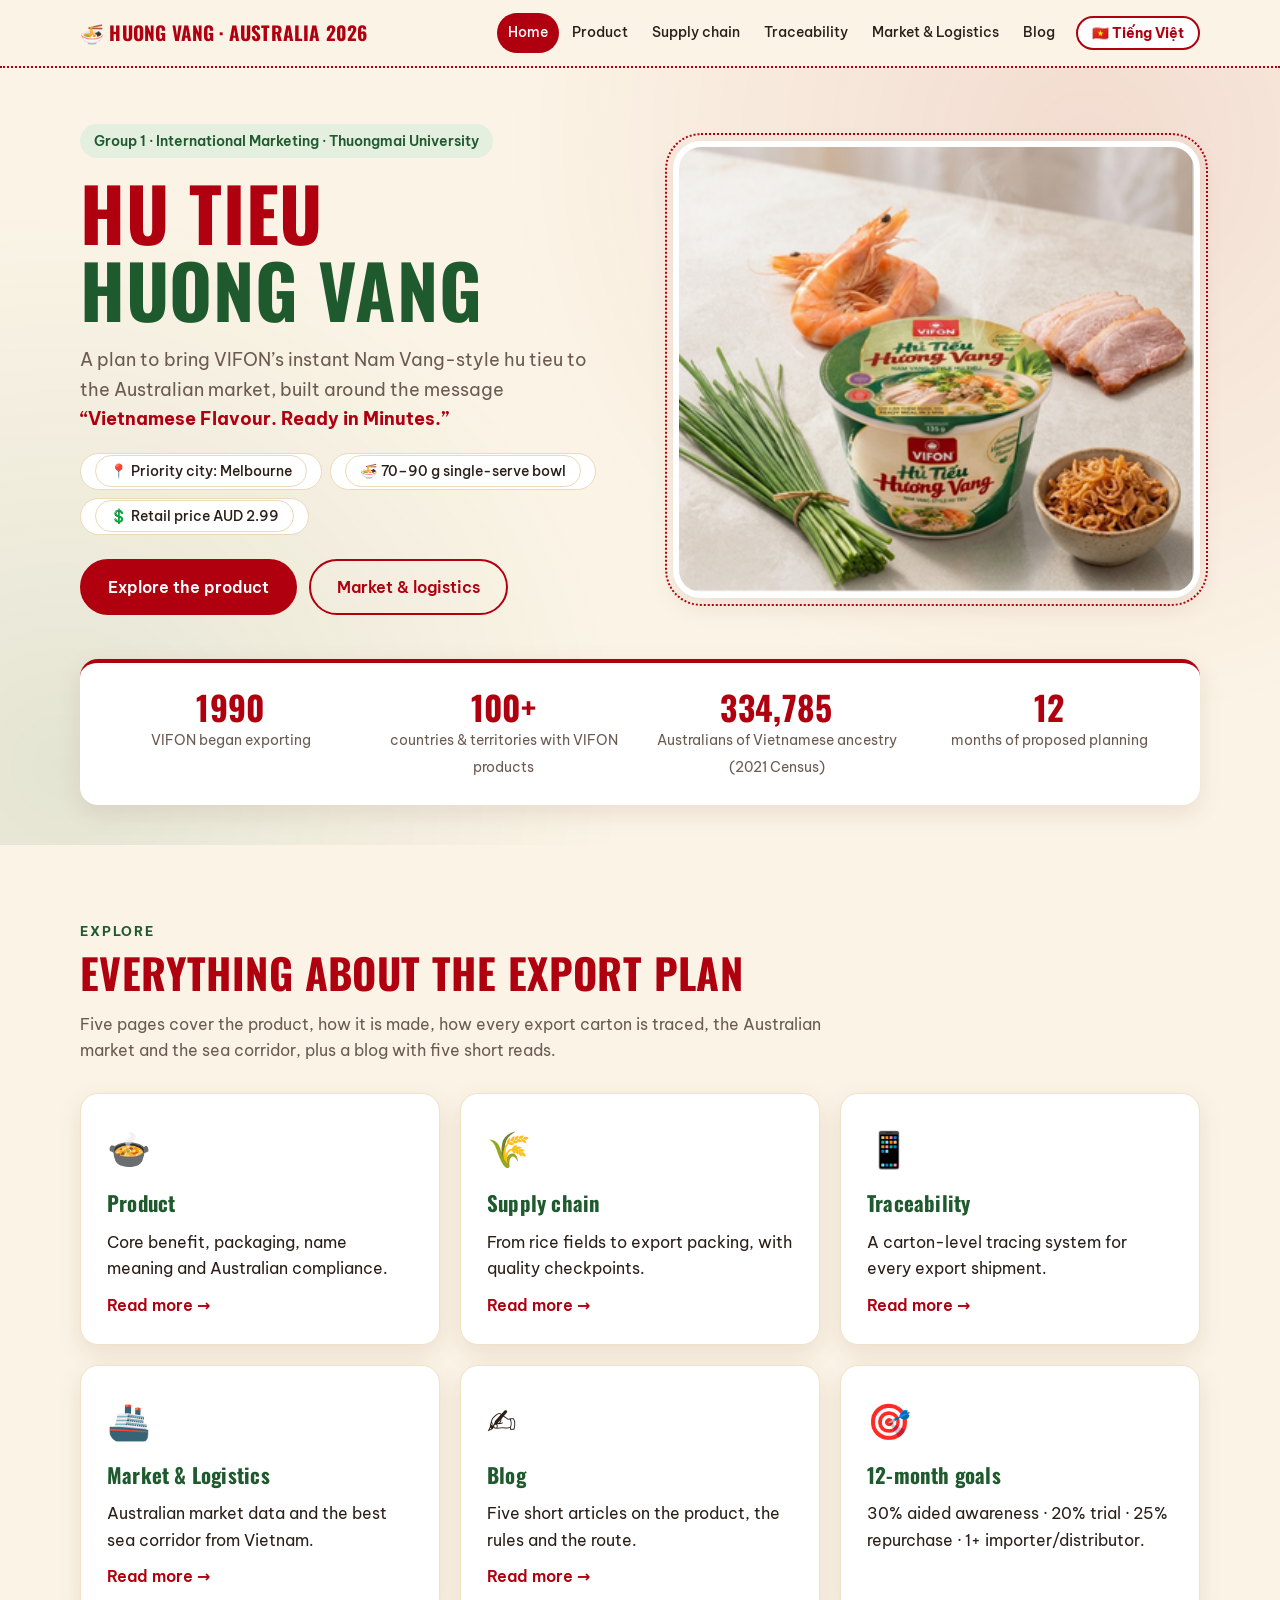
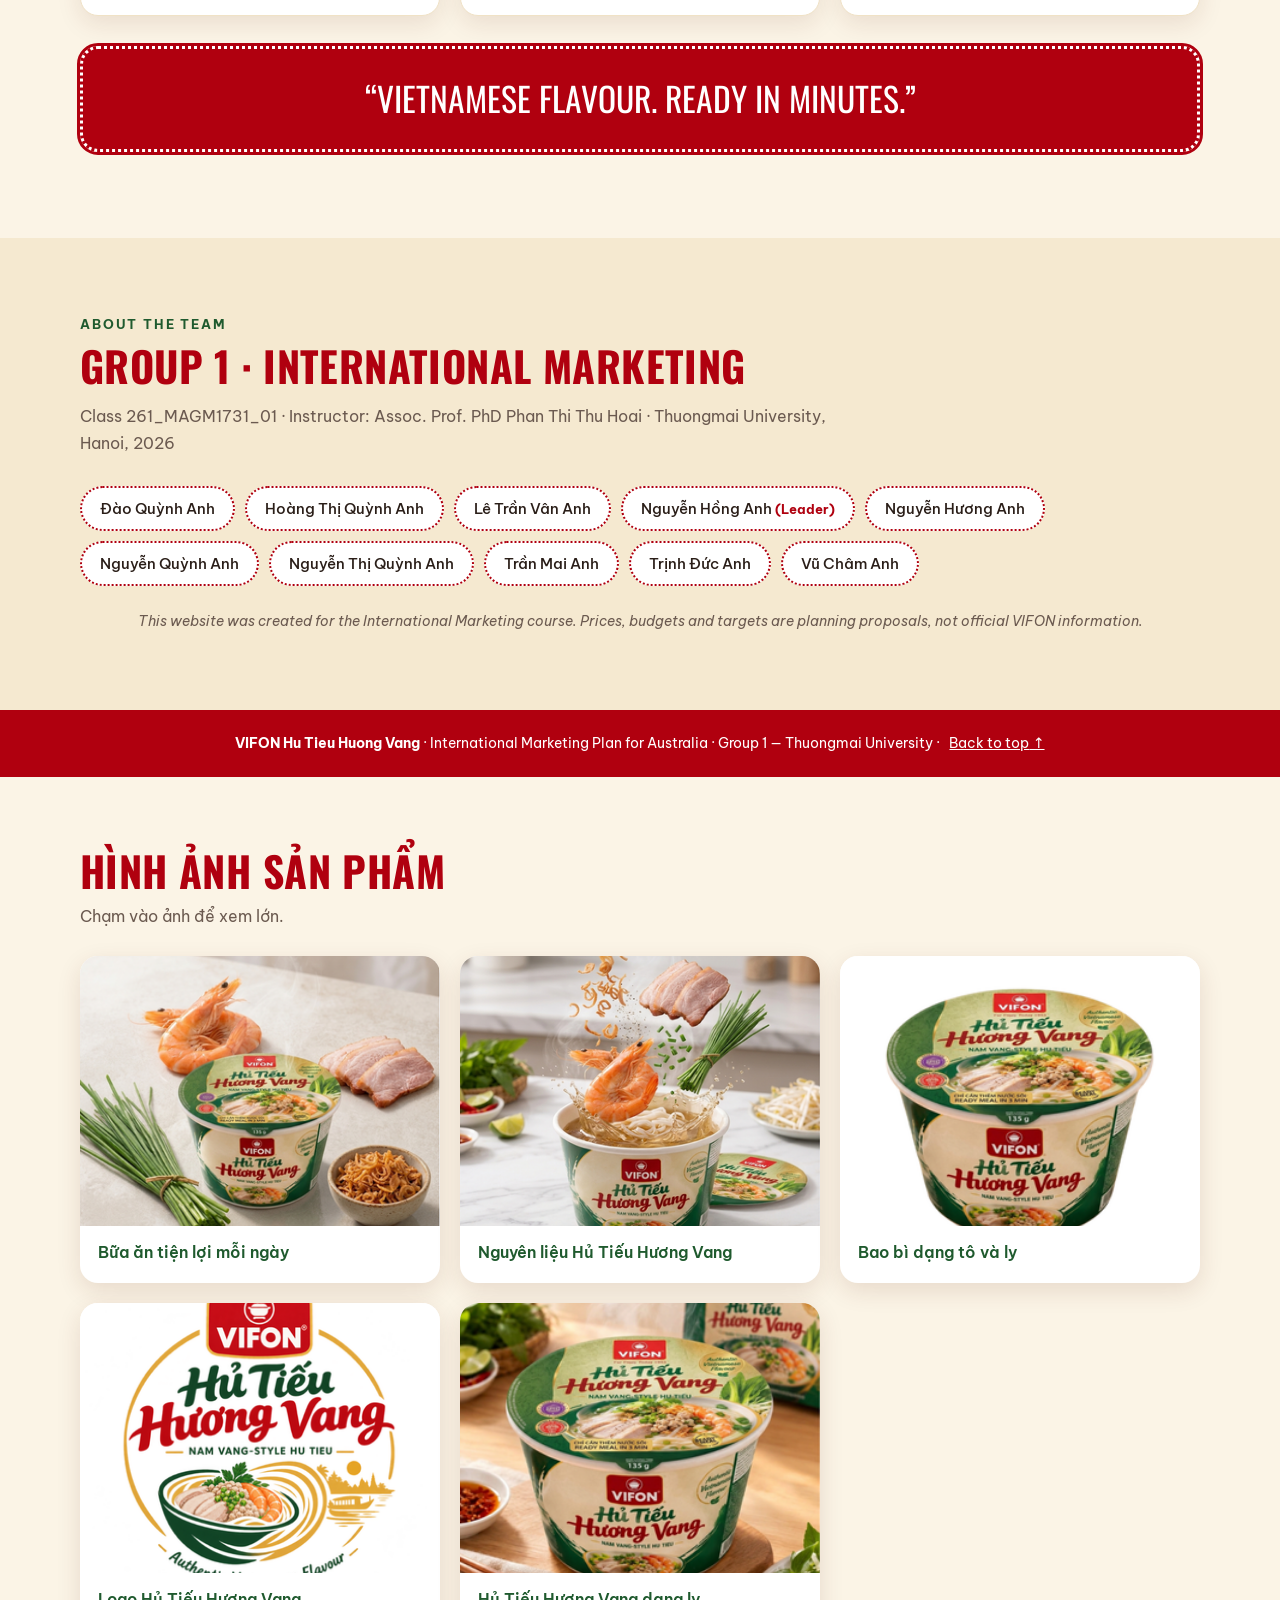
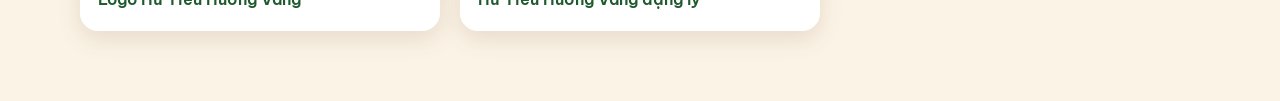
<file: vifon-site/index.html>
<!DOCTYPE html>
<html lang="en" data-lang="en">
<head>
<meta charset="UTF-8">
<meta name="viewport" content="width=device-width, initial-scale=1.0">
<title>VIFON Hu Tieu Huong Vang — International Marketing Plan for Australia</title>
<meta name="description" content="VIFON Hu Tieu Huong Vang international marketing plan for the Australian market — Group 1, Thuongmai University.">
<link rel="icon" href="data:image/svg+xml,<svg xmlns='http://www.w3.org/2000/svg' viewBox='0 0 100 100'><text y='.9em' font-size='90'>🍜</text></svg>">
<link rel="preconnect" href="https://fonts.googleapis.com">
<link rel="preconnect" href="https://fonts.gstatic.com" crossorigin>
<link href="https://fonts.googleapis.com/css2?family=Be+Vietnam+Pro:wght@400;500;600;700&family=Oswald:wght@500;600;700&display=swap" rel="stylesheet">
<link rel="stylesheet" href="css/style.css">
<script>document.documentElement.classList.add("js")</script>
</head>
<body data-title-en="VIFON Hu Tieu Huong Vang — International Marketing Plan for Australia" data-title-vi="VIFON Hủ Tiếu Hương Vang — Kế hoạch Marketing quốc tế cho thị trường Úc">
<header class="nav" id="top">
  <div class="wrap nav-in">
    <a href="index.html" class="brand">🍜 Huong Vang · Australia 2026</a>
    <button class="burger" id="burger" aria-label="Menu">☰</button>
    <nav id="menu"><a href="index.html" class="active"><span class="en">Home</span><span class="vi">Trang chủ</span></a><a href="product.html"><span class="en">Product</span><span class="vi">Sản phẩm</span></a><a href="supply-chain.html"><span class="en">Supply chain</span><span class="vi">Chuỗi cung ứng</span></a><a href="traceability.html"><span class="en">Traceability</span><span class="vi">Truy xuất nguồn gốc</span></a><a href="market-logistics.html"><span class="en">Market & Logistics</span><span class="vi">Thị trường & Logistics</span></a><a href="blog.html"><span class="en">Blog</span><span class="vi">Blog</span></a><button class="lang-btn" type="button">🇻🇳 Tiếng Việt</button></nav>
  </div>
</header>

<section class="hero"><div class="wrap hero-grid">
  <div>
    <p class="eyebrow">Group 1 · International Marketing · Thuongmai University</p>
    <h1>Hu Tieu<br><span>Huong Vang</span></h1>
    <p class="en lead">A plan to bring VIFON’s instant Nam Vang-style hu tieu to the Australian market, built around the message <b>“Vietnamese Flavour. Ready in Minutes.”</b></p><p class="vi lead">Kế hoạch đưa hủ tiếu ăn liền kiểu Nam Vang của VIFON đến thị trường Úc, xoay quanh thông điệp <b>“Vietnamese Flavour. Ready in Minutes.”</b></p>
    <div class="chips">
      <span><span class="en">📍 Priority city: Melbourne</span><span class="vi">📍 Thành phố ưu tiên: Melbourne</span></span>
      <span><span class="en">🍜 70–90 g single-serve bowl</span><span class="vi">🍜 Tô/ly 70–90 g dùng một lần</span></span>
      <span><span class="en">💲 Retail price AUD 2.99</span><span class="vi">💲 Giá bán lẻ AUD 2,99</span></span>
    </div>
    <div class="btns">
      <a class="btn red" href="product.html"><span class="en">Explore the product</span><span class="vi">Khám phá sản phẩm</span></a>
      <a class="btn ghost" href="market-logistics.html"><span class="en">Market & logistics</span><span class="vi">Thị trường & logistics</span></a>
    </div>
  </div>
  <div class="hero-img">
        <img src="../image/anhweb1.png" alt="VIFON Hu Tieu Huong Vang with shrimp, pork and chives">
  </div>
</div>
<div class="wrap"><div class="stats">
  <div class="stat"><b>1990</b><span><span class="en">VIFON began exporting</span><span class="vi">VIFON bắt đầu xuất khẩu</span></span></div>
  <div class="stat"><b>100+</b><span><span class="en">countries & territories with VIFON products</span><span class="vi">quốc gia & vùng lãnh thổ có sản phẩm VIFON</span></span></div>
  <div class="stat"><b>334,785</b><span><span class="en">Australians of Vietnamese ancestry (2021 Census)</span><span class="vi">người Úc gốc Việt (Điều tra dân số 2021)</span></span></div>
  <div class="stat"><b>12</b><span><span class="en">months of proposed planning</span><span class="vi">tháng kế hoạch đề xuất</span></span></div>
</div></div>
</section>

<section class="sec"><div class="wrap">
<p class="kicker"><span class="en">Explore</span><span class="vi">Khám phá</span></p><h2 class="en">Everything about the export plan</h2><h2 class="vi">Toàn bộ kế hoạch xuất khẩu</h2><p class="en sub">Five pages cover the product, how it is made, how every export carton is traced, the Australian market and the sea corridor, plus a blog with five short reads.</p><p class="vi sub">Năm trang trình bày sản phẩm, quy trình sản xuất, cách truy xuất từng kiện hàng xuất khẩu, thị trường Úc cùng hành lang vận chuyển, và blog với năm bài viết ngắn.</p>
<div class="cards three">
  <a class="card" href="product.html"><div class="ico">🍲</div><h3><span class="en">Product</span><span class="vi">Sản phẩm</span></h3><p><span class="en">Core benefit, packaging, name meaning and Australian compliance.</span><span class="vi">Lợi ích cốt lõi, bao bì, ý nghĩa tên gọi và tuân thủ quy định Úc.</span></p><span class="more"><span class="en">Read more →</span><span class="vi">Xem thêm →</span></span></a>
  <a class="card" href="supply-chain.html"><div class="ico">🌾</div><h3><span class="en">Supply chain</span><span class="vi">Chuỗi cung ứng</span></h3><p><span class="en">From rice fields to export packing, with quality checkpoints.</span><span class="vi">Từ vùng trồng lúa đến đóng gói xuất khẩu, kèm các điểm kiểm soát chất lượng.</span></p><span class="more"><span class="en">Read more →</span><span class="vi">Xem thêm →</span></span></a>
  <a class="card" href="traceability.html"><div class="ico">📱</div><h3><span class="en">Traceability</span><span class="vi">Truy xuất nguồn gốc</span></h3><p><span class="en">A carton-level tracing system for every export shipment.</span><span class="vi">Hệ thống truy xuất đến từng kiện hàng cho mỗi lô xuất khẩu.</span></p><span class="more"><span class="en">Read more →</span><span class="vi">Xem thêm →</span></span></a>
  <a class="card" href="market-logistics.html"><div class="ico">🚢</div><h3><span class="en">Market & Logistics</span><span class="vi">Thị trường & Logistics</span></h3><p><span class="en">Australian market data and the best sea corridor from Vietnam.</span><span class="vi">Dữ liệu thị trường Úc và hành lang đường biển tối ưu từ Việt Nam.</span></p><span class="more"><span class="en">Read more →</span><span class="vi">Xem thêm →</span></span></a>
  <a class="card" href="blog.html"><div class="ico">✍️</div><h3>Blog</h3><p><span class="en">Five short articles on the product, the rules and the route.</span><span class="vi">Năm bài viết ngắn về sản phẩm, quy định và lộ trình.</span></p><span class="more"><span class="en">Read more →</span><span class="vi">Xem thêm →</span></span></a>
  <div class="card"><div class="ico">🎯</div><h3><span class="en">12-month goals</span><span class="vi">Mục tiêu 12 tháng</span></h3><p><span class="en">30% aided awareness · 20% trial · 25% repurchase · 1+ importer/distributor.</span><span class="vi">30% nhận biết có gợi ý · 20% dùng thử · 25% mua lại · từ 1 nhà nhập khẩu/phân phối.</span></p></div>
</div>
<div class="slogan">“Vietnamese Flavour. Ready in Minutes.”</div>
</div></section>

<section class="sec alt"><div class="wrap">
<p class="kicker"><span class="en">About the team</span><span class="vi">Về nhóm</span></p><h2 class="en">Group 1 · International Marketing</h2><h2 class="vi">Nhóm 1 · Marketing quốc tế</h2><p class="en sub">Class 261_MAGM1731_01 · Instructor: Assoc. Prof. PhD Phan Thi Thu Hoai · Thuongmai University, Hanoi, 2026</p><p class="vi sub">Lớp 261_MAGM1731_01 · Giảng viên: PGS.TS Phan Thị Thu Hoài · Đại học Thương mại, Hà Nội, 2026</p>
<div class="members">
<span>Đào Quỳnh Anh</span><span>Hoàng Thị Quỳnh Anh</span><span>Lê Trần Vân Anh</span>
<span>Nguyễn Hồng Anh <em>(Leader)</em></span><span>Nguyễn Hương Anh</span><span>Nguyễn Quỳnh Anh</span>
<span>Nguyễn Thị Quỳnh Anh</span><span>Trần Mai Anh</span><span>Trịnh Đức Anh</span><span>Vũ Châm Anh</span>
</div>
<p class="en note center">This website was created for the International Marketing course. Prices, budgets and targets are planning proposals, not official VIFON information.</p><p class="vi note center">Website được tạo cho học phần Marketing quốc tế. Giá, ngân sách và mục tiêu là đề xuất lập kế hoạch, không phải thông tin chính thức của VIFON.</p>
</div></section>

<footer>
  <div class="wrap"><b>VIFON Hu Tieu Huong Vang</b> · <span class="en">International Marketing Plan for Australia</span><span class="vi">Kế hoạch Marketing quốc tế cho thị trường Úc</span> · Group 1 — Thuongmai University · <a href="#top"><span class="en">Back to top</span><span class="vi">Lên đầu trang</span> ↑</a></div>
</footer>
<script src="js/main.js"></script>
<style>
.pho-sec{padding:70px 0;background:#fbf4e6}
.pho-wrap{width:min(1120px,92%);margin:0 auto}
.pho-sec h2{font-size:clamp(1.8rem,4vw,2.6rem);color:#b0000f;text-transform:uppercase;margin:0 0 8px}
.pho-sub{color:#6b5a50;margin:0 0 26px}
.pho-grid{display:grid;grid-template-columns:repeat(3,1fr);gap:20px}
.pho-item{margin:0;background:#fff;border-radius:18px;overflow:hidden;box-shadow:0 8px 24px rgba(90,30,10,.12);cursor:zoom-in;transition:transform .25s}
.pho-item:hover{transform:translateY(-5px)}
.pho-item .pho-img{aspect-ratio:4/3;overflow:hidden;background:#f0e5cf}
.pho-item img{width:100%;height:100%;object-fit:cover;display:block;transition:transform .6s}
.pho-item:hover img{transform:scale(1.06)}
.pho-item figcaption{padding:14px 18px 18px;font-weight:600;color:#1f5a2e;font-size:.98rem}
.pho-box{position:fixed;inset:0;background:rgba(0,0,0,.88);display:none;align-items:center;justify-content:center;z-index:999;padding:20px;cursor:zoom-out}
.pho-box.open{display:flex}
.pho-box img{max-width:100%;max-height:92vh;border-radius:12px}
@media(max-width:900px){.pho-grid{grid-template-columns:1fr 1fr}}
@media(max-width:560px){.pho-grid{grid-template-columns:1fr}}
</style><section class="pho-sec" id="gallery">
  <div class="pho-wrap">
    <h2>Hình ảnh sản phẩm</h2>
    <p class="pho-sub">Chạm vào ảnh để xem lớn.</p>
    <div class="pho-grid" id="pho-grid"></div>
  </div>
</section>
<div class="pho-box" id="pho-box"><img alt=""></div>

<script>
// 1) Tên thư mục chứa ảnh (có dấu / ở cuối). Trang nằm trong vifon-site nên cần ../
const PHOTO_FOLDER = "../image/";

// 2) DANH SÁCH ẢNH: mỗi dòng là một ảnh. Thêm/xóa/sửa dòng tùy ý.
const PHOTOS = [
  { file: "anhweb1.png", caption: "Bữa ăn tiện lợi mỗi ngày" },
  { file: "anhweb2.png", caption: "Nguyên liệu Hủ Tiếu Hương Vang" },
  { file: "anhweb3.png", caption: "Bao bì dạng tô và ly" },
  { file: "anhweb4.png", caption: "Logo Hủ Tiếu Hương Vang" },
  { file: "anhweb5.png", caption: "Hủ Tiếu Hương Vang dạng ly" }
];

// ---- Phần dưới giữ nguyên ----
const grid = document.getElementById("pho-grid");
const box = document.getElementById("pho-box");
PHOTOS.forEach(p => {
  const fig = document.createElement("figure");
  fig.className = "pho-item";
  fig.innerHTML = '<div class="pho-img"><img loading="lazy" src="' + PHOTO_FOLDER + p.file + '" alt="' + p.caption + '"></div><figcaption>' + p.caption + '</figcaption>';
  fig.addEventListener("click", () => { box.querySelector("img").src = PHOTO_FOLDER + p.file; box.classList.add("open"); });
  grid.appendChild(fig);
});
box.addEventListener("click", () => box.classList.remove("open"));
document.addEventListener("keydown", e => { if (e.key === "Escape") box.classList.remove("open"); });
</script>
</body>
</html>
</file>
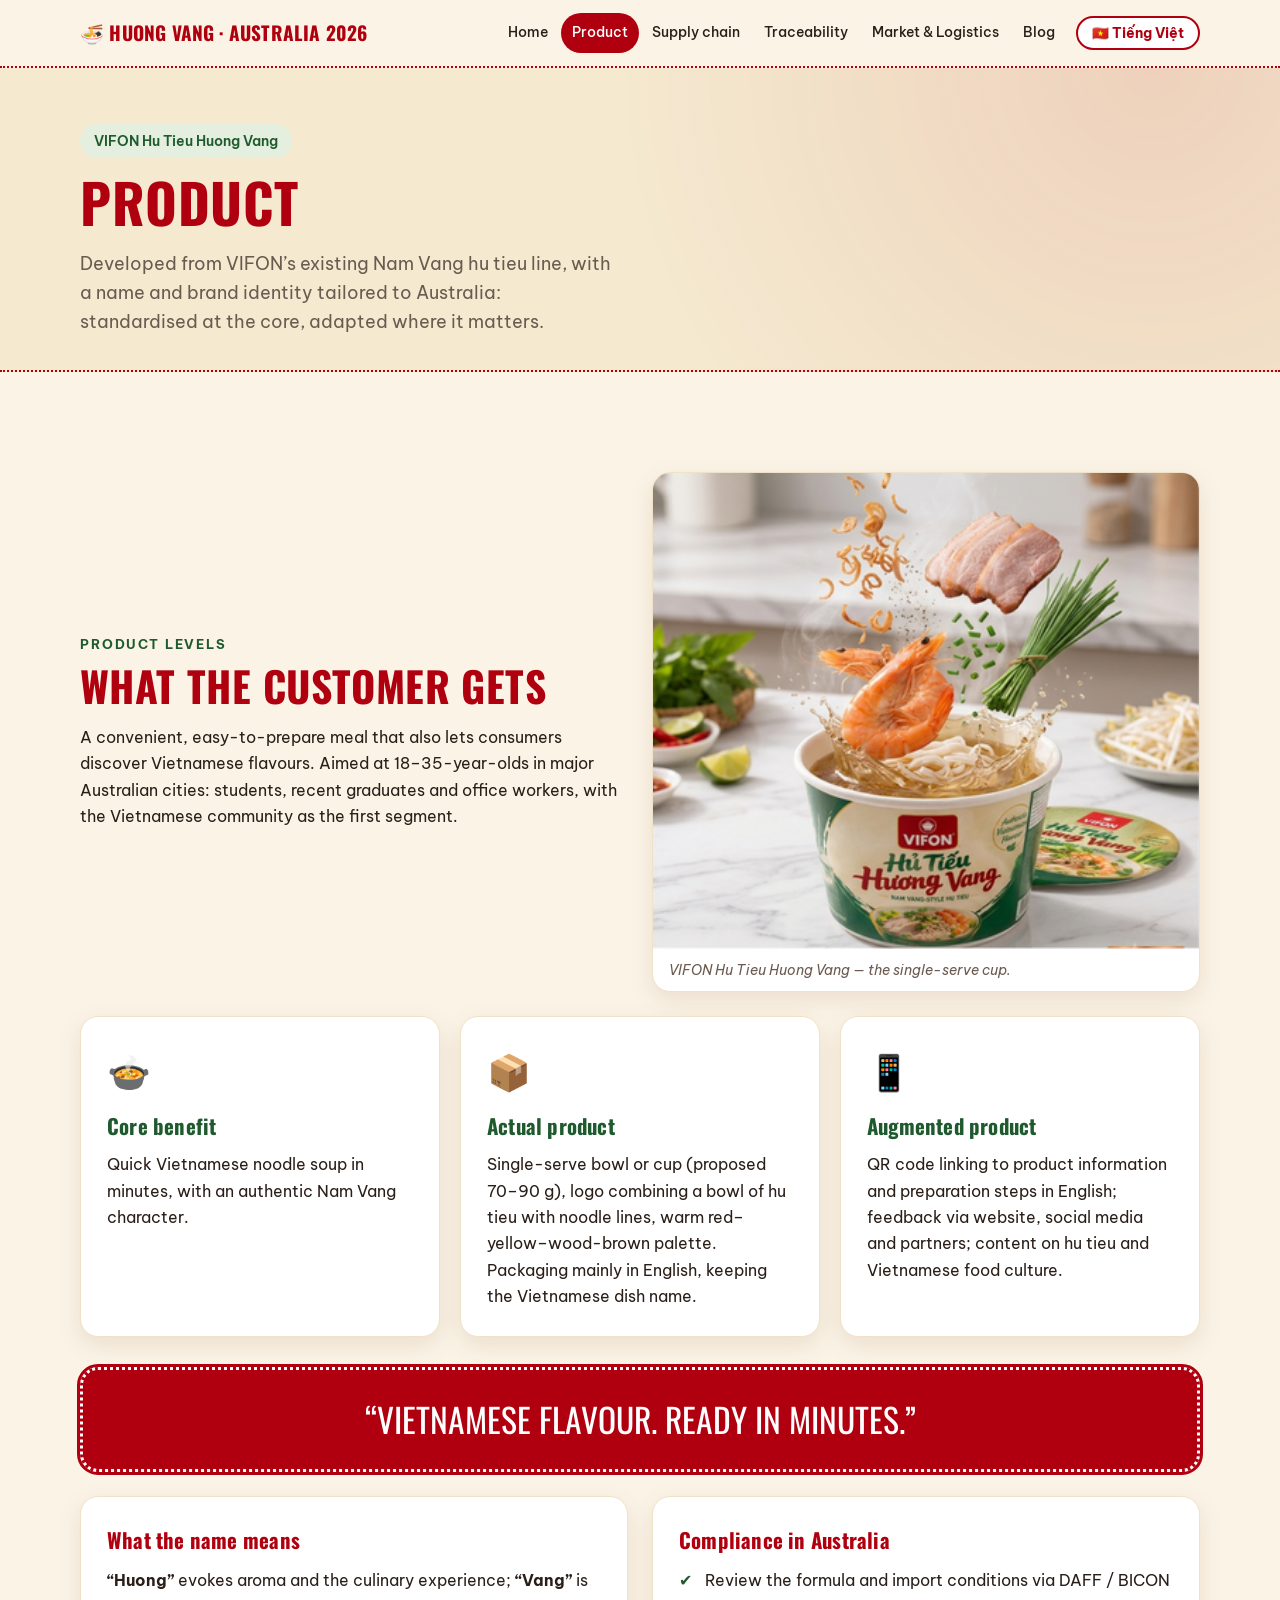
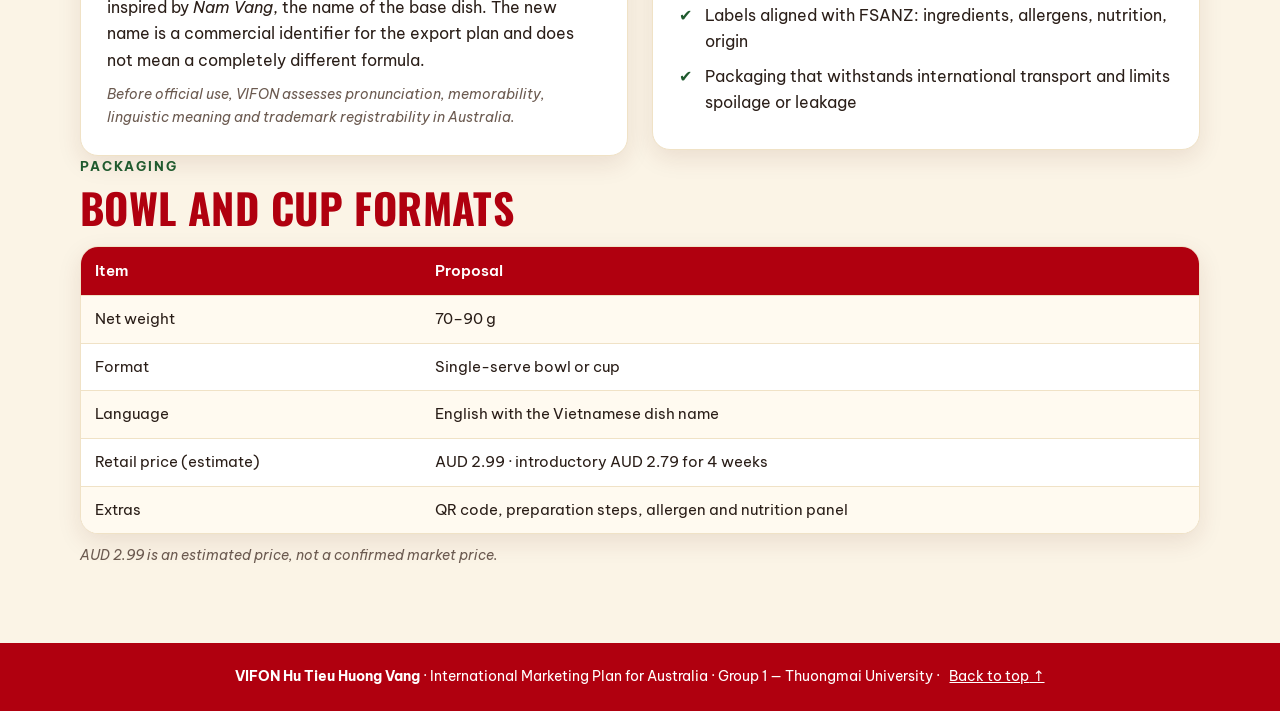
<file: vifon-site/product.html>
<!DOCTYPE html>
<html lang="en" data-lang="en">
<head>
<meta charset="UTF-8">
<meta name="viewport" content="width=device-width, initial-scale=1.0">
<title>Product — VIFON Hu Tieu Huong Vang</title>
<meta name="description" content="Product details of VIFON Hu Tieu Huong Vang for Australia.">
<link rel="icon" href="data:image/svg+xml,<svg xmlns='http://www.w3.org/2000/svg' viewBox='0 0 100 100'><text y='.9em' font-size='90'>🍜</text></svg>">
<link rel="preconnect" href="https://fonts.googleapis.com">
<link rel="preconnect" href="https://fonts.gstatic.com" crossorigin>
<link href="https://fonts.googleapis.com/css2?family=Be+Vietnam+Pro:wght@400;500;600;700&family=Oswald:wght@500;600;700&display=swap" rel="stylesheet">
<link rel="stylesheet" href="css/style.css">
<script>document.documentElement.classList.add("js")</script>
</head>
<body data-title-en="Product — VIFON Hu Tieu Huong Vang" data-title-vi="Sản phẩm — VIFON Hủ Tiếu Hương Vang">
<header class="nav" id="top">
  <div class="wrap nav-in">
    <a href="index.html" class="brand">🍜 Huong Vang · Australia 2026</a>
    <button class="burger" id="burger" aria-label="Menu">☰</button>
    <nav id="menu"><a href="index.html"><span class="en">Home</span><span class="vi">Trang chủ</span></a><a href="product.html" class="active"><span class="en">Product</span><span class="vi">Sản phẩm</span></a><a href="supply-chain.html"><span class="en">Supply chain</span><span class="vi">Chuỗi cung ứng</span></a><a href="traceability.html"><span class="en">Traceability</span><span class="vi">Truy xuất nguồn gốc</span></a><a href="market-logistics.html"><span class="en">Market & Logistics</span><span class="vi">Thị trường & Logistics</span></a><a href="blog.html"><span class="en">Blog</span><span class="vi">Blog</span></a><button class="lang-btn" type="button">🇻🇳 Tiếng Việt</button></nav>
  </div>
</header>
<section class="page-head"><div class="wrap">
<p class="eyebrow"><span class="en">VIFON Hu Tieu Huong Vang</span><span class="vi">VIFON Hủ Tiếu Hương Vang</span></p>
<h1 class="en">Product</h1><h1 class="vi">Sản phẩm</h1>
<p class="en lead">Developed from VIFON’s existing Nam Vang hu tieu line, with a name and brand identity tailored to Australia: standardised at the core, adapted where it matters.</p><p class="vi lead">Phát triển từ dòng hủ tiếu Nam Vang hiện có của VIFON, với tên gọi và nhận diện thương hiệu phù hợp thị trường Úc: chuẩn hóa phần cốt lõi, điều chỉnh ở những điểm cần thiết.</p>
</div></section>
<section class="sec"><div class="wrap">
<div class="two center-y">
  <div>
    <p class="kicker"><span class="en">Product levels</span><span class="vi">Ba cấp độ sản phẩm</span></p><h2 class="en">What the customer gets</h2><h2 class="vi">Khách hàng nhận được gì</h2>
    <p class="en">A convenient, easy-to-prepare meal that also lets consumers discover Vietnamese flavours. Aimed at 18–35-year-olds in major Australian cities: students, recent graduates and office workers, with the Vietnamese community as the first segment.</p><p class="vi">Một bữa ăn tiện lợi, dễ chế biến và giúp người tiêu dùng khám phá hương vị Việt. Hướng đến người 18–35 tuổi ở các thành phố lớn của Úc: sinh viên, sinh viên mới ra trường, nhân viên văn phòng, với cộng đồng người Việt là phân khúc đầu tiên.</p>
  </div>
    <figure class="figure"><img src="../image/anhweb2.png" alt="VIFON Hu Tieu Huong Vang cup with shrimp, pork and herbs falling into the broth" loading="lazy"><figcaption><span class="en">VIFON Hu Tieu Huong Vang — the single-serve cup.</span><span class="vi">VIFON Hủ Tiếu Hương Vang — sản phẩm dạng ly dùng một lần.</span></figcaption></figure>
</div>
<div class="cards three">
  <article class="card"><div class="ico">🍲</div><h3><span class="en">Core benefit</span><span class="vi">Lợi ích cốt lõi</span></h3><p><span class="en">Quick Vietnamese noodle soup in minutes, with an authentic Nam Vang character.</span><span class="vi">Món hủ tiếu Việt ăn nhanh trong vài phút, giữ nét Nam Vang đặc trưng.</span></p></article>
  <article class="card"><div class="ico">📦</div><h3><span class="en">Actual product</span><span class="vi">Sản phẩm hiện hữu</span></h3><p><span class="en">Single-serve bowl or cup (proposed 70–90 g), logo combining a bowl of hu tieu with noodle lines, warm red–yellow–wood-brown palette. Packaging mainly in English, keeping the Vietnamese dish name.</span><span class="vi">Tô hoặc ly dùng một lần (đề xuất 70–90 g), logo kết hợp tô hủ tiếu với các sợi mì, bảng màu đỏ–vàng–nâu gỗ ấm áp. Bao bì chủ yếu tiếng Anh, giữ tên món Việt.</span></p></article>
  <article class="card"><div class="ico">📱</div><h3><span class="en">Augmented product</span><span class="vi">Sản phẩm bổ sung</span></h3><p><span class="en">QR code linking to product information and preparation steps in English; feedback via website, social media and partners; content on hu tieu and Vietnamese food culture.</span><span class="vi">Mã QR dẫn tới thông tin sản phẩm và các bước chế biến bằng tiếng Anh; kênh phản hồi qua website, mạng xã hội và đối tác; nội dung giới thiệu hủ tiếu và văn hóa ẩm thực Việt.</span></p></article>
</div>
<div class="slogan">“Vietnamese Flavour. Ready in Minutes.”</div>

<div class="two">
  <div class="panel"><h3><span class="en">What the name means</span><span class="vi">Ý nghĩa tên gọi</span></h3>
    <p class="en"><b>“Huong”</b> evokes aroma and the culinary experience; <b>“Vang”</b> is inspired by <i>Nam Vang</i>, the name of the base dish. The new name is a commercial identifier for the export plan and does not mean a completely different formula.</p><p class="vi"><b>“Hương”</b> gợi mùi thơm và trải nghiệm ẩm thực; <b>“Vang”</b> lấy cảm hứng từ <i>Nam Vang</i>, tên món gốc. Tên mới là định danh thương mại cho kế hoạch xuất khẩu, không có nghĩa là công thức hoàn toàn khác.</p>
    <p class="en note">Before official use, VIFON assesses pronunciation, memorability, linguistic meaning and trademark registrability in Australia.</p><p class="vi note">Trước khi dùng chính thức, VIFON đánh giá khả năng phát âm, ghi nhớ, ý nghĩa ngôn ngữ và khả năng đăng ký nhãn hiệu tại Úc.</p>
  </div>
  <div class="panel"><h3><span class="en">Compliance in Australia</span><span class="vi">Tuân thủ quy định tại Úc</span></h3>
    <ul class="tick"><li><span class="en">Review the formula and import conditions via DAFF / BICON</span><span class="vi">Rà soát công thức và điều kiện nhập khẩu qua DAFF / BICON</span></li><li><span class="en">Labels aligned with FSANZ: ingredients, allergens, nutrition, origin</span><span class="vi">Nhãn phù hợp FSANZ: thành phần, chất gây dị ứng, dinh dưỡng, xuất xứ</span></li><li><span class="en">Packaging that withstands international transport and limits spoilage or leakage</span><span class="vi">Bao bì chịu được vận chuyển quốc tế, hạn chế hư hỏng hoặc rò rỉ</span></li></ul>
  </div>
</div>

<p class="kicker"><span class="en">Packaging</span><span class="vi">Bao bì</span></p><h2 class="en">Bowl and cup formats</h2><h2 class="vi">Hai định dạng tô và ly</h2>
<div class="table-wrap"><table>
<tr><th><span class="en">Item</span><span class="vi">Hạng mục</span></th><th><span class="en">Proposal</span><span class="vi">Đề xuất</span></th></tr>
<tr><td><span class="en">Net weight</span><span class="vi">Khối lượng tịnh</span></td><td>70–90 g</td></tr>
<tr><td><span class="en">Format</span><span class="vi">Định dạng</span></td><td><span class="en">Single-serve bowl or cup</span><span class="vi">Tô hoặc ly dùng một lần</span></td></tr>
<tr><td><span class="en">Language</span><span class="vi">Ngôn ngữ</span></td><td><span class="en">English with the Vietnamese dish name</span><span class="vi">Tiếng Anh kèm tên món bằng tiếng Việt</span></td></tr>
<tr><td><span class="en">Retail price (estimate)</span><span class="vi">Giá bán lẻ (ước tính)</span></td><td>AUD 2.99 · <span class="en">introductory AUD 2.79 for 4 weeks</span><span class="vi">giá giới thiệu AUD 2,79 trong 4 tuần</span></td></tr>
<tr><td><span class="en">Extras</span><span class="vi">Bổ sung</span></td><td><span class="en">QR code, preparation steps, allergen and nutrition panel</span><span class="vi">Mã QR, hướng dẫn chế biến, bảng dị ứng và dinh dưỡng</span></td></tr>
</table></div>
<p class="en note">AUD 2.99 is an estimated price, not a confirmed market price.</p><p class="vi note">AUD 2,99 là giá ước tính, chưa phải giá thị trường đã xác nhận.</p>
</div></section>

<footer>
  <div class="wrap"><b>VIFON Hu Tieu Huong Vang</b> · <span class="en">International Marketing Plan for Australia</span><span class="vi">Kế hoạch Marketing quốc tế cho thị trường Úc</span> · Group 1 — Thuongmai University · <a href="#top"><span class="en">Back to top</span><span class="vi">Lên đầu trang</span> ↑</a></div>
</footer>
<script src="js/main.js"></script>
</body>
</html>
</file>
<file: vifon-site/css/style.css>
:root{
  --cream:#fbf4e6; --cream2:#f5e9d0; --red:#b0000f; --red-d:#8a000c;
  --green:#1f5a2e; --green-l:#e4efdf; --ink:#2a1e18; --muted:#6b5a50; --white:#fff;
  --r:18px; --shadow:0 8px 24px rgba(90,30,10,.10);
}
*{box-sizing:border-box;margin:0;padding:0}
html{scroll-behavior:smooth;scroll-padding-top:76px}
body{font-family:'Be Vietnam Pro',system-ui,Arial,sans-serif;background:var(--cream);color:var(--ink);line-height:1.65;font-size:16px}
img{max-width:100%;display:block}
a{color:inherit;text-decoration:none}
.wrap{width:min(1120px,92%);margin-inline:auto}
h1,h2,h3,.brand,.stat b,.pct{font-family:'Oswald','Be Vietnam Pro',sans-serif;letter-spacing:.01em}

/* ===== LANGUAGE SWITCH =====
   Mỗi đoạn có 2 phiên bản: class="en" và class="vi". JS đặt data-lang trên <html>. */
html[data-lang="en"] .vi{display:none !important}
html[data-lang="vi"] .en{display:none !important}

/* NAV */
.nav{position:sticky;top:0;z-index:50;background:rgba(251,244,230,.95);backdrop-filter:blur(8px);border-bottom:2px dotted var(--red)}
.nav-in{display:flex;align-items:center;justify-content:space-between;height:66px;gap:12px}
.brand{font-size:1.2rem;font-weight:700;color:var(--red);text-transform:uppercase;white-space:nowrap}
nav{display:flex;gap:2px;align-items:center}
nav a{white-space:nowrap;padding:8px 11px;border-radius:999px;font-size:.9rem;font-weight:500;transition:.2s}
nav a:hover{background:var(--cream2)}
nav a.active{background:var(--red);color:#fff}
.lang-btn{margin-left:8px;border:2px solid var(--red);background:#fff;color:var(--red);font-weight:700;font-family:inherit;font-size:.85rem;border-radius:999px;padding:6px 14px;cursor:pointer;transition:.2s}
.lang-btn:hover{background:var(--red);color:#fff}
.burger{display:none;background:none;border:2px solid var(--red);color:var(--red);font-size:1.3rem;border-radius:10px;padding:2px 10px;cursor:pointer}

/* HERO */
.hero{padding:56px 0 40px;background:
  radial-gradient(circle at 85% 10%,rgba(176,0,15,.10),transparent 45%),
  radial-gradient(circle at 5% 90%,rgba(31,90,46,.10),transparent 40%),var(--cream)}
.hero-grid{display:grid;grid-template-columns:1.05fr 1fr;gap:40px;align-items:center}
.eyebrow{display:inline-block;background:var(--green-l);color:var(--green);font-weight:600;font-size:.85rem;padding:6px 14px;border-radius:999px;margin-bottom:16px}
h1{font-size:clamp(2.4rem,6.5vw,4.6rem);line-height:1.04;color:var(--red);text-transform:uppercase}
h1 span{color:var(--green)}
.lead{font-size:1.1rem;color:var(--muted);margin:18px 0 20px;max-width:540px}
.lead b{color:var(--red)}
.chips{display:flex;flex-wrap:wrap;gap:8px;margin-bottom:24px}
.chips span{background:#fff;border:1px solid #ecd9b8;padding:6px 14px;border-radius:999px;font-size:.88rem;font-weight:500}
.btns{display:flex;gap:12px;flex-wrap:wrap}
.btn{display:inline-block;padding:13px 26px;border-radius:999px;font-weight:600;transition:.2s;border:2px solid var(--red)}
.btn.red{background:var(--red);color:#fff}.btn.red:hover{background:var(--red-d);transform:translateY(-2px)}
.btn.ghost{color:var(--red)}.btn.ghost:hover{background:var(--red);color:#fff}
.hero-img{border-radius:28px;overflow:hidden;box-shadow:var(--shadow);border:6px solid #fff;outline:2px dotted var(--red);outline-offset:6px;background:#fff}
.hero-img img{width:100%;height:auto}

/* PAGE HEADER (trang con) */
.page-head{padding:56px 0 34px;background:
  radial-gradient(circle at 90% 0,rgba(176,0,15,.10),transparent 45%),var(--cream2);border-bottom:2px dotted var(--red)}
.page-head h1{font-size:clamp(2rem,5vw,3.4rem)}
.page-head .lead{margin-bottom:0}

.stats{display:grid;grid-template-columns:repeat(4,1fr);gap:16px;margin-top:44px;background:#fff;border-radius:var(--r);padding:22px;box-shadow:var(--shadow);border-top:4px solid var(--red)}
.stat{text-align:center;padding:4px 8px}
.stat b{display:block;font-size:2.1rem;color:var(--red);line-height:1.1}
.stat span{font-size:.85rem;color:var(--muted)}

/* SECTIONS */
.sec{padding:76px 0}
.sec.alt{background:var(--cream2)}
.kicker{color:var(--green);font-weight:700;text-transform:uppercase;font-size:.82rem;letter-spacing:.14em;margin-bottom:6px}
h2{font-size:clamp(1.8rem,4vw,2.6rem);color:var(--red);text-transform:uppercase;line-height:1.15;margin-bottom:14px}
.sub{max-width:760px;color:var(--muted);margin-bottom:30px}
.subh{font-size:1.45rem;color:var(--green);margin:10px 0 18px}
h4{font-size:1.02rem;margin:18px 0 8px}
.note{font-size:.88rem;color:var(--muted);font-style:italic;margin-top:10px}
.note.center{text-align:center;margin-top:24px}
p+p{margin-top:12px}

.two{display:grid;grid-template-columns:1fr 1fr;gap:24px;margin-top:24px;align-items:start}
.two.center-y{align-items:center}
.panel{background:#fff;border-radius:var(--r);padding:26px;box-shadow:var(--shadow);border:1px solid #f0e2c6}
.panel h3{font-size:1.3rem;color:var(--red);margin-bottom:10px}
.panel h4{margin-top:0}

.figure{background:#fff;border-radius:var(--r);overflow:hidden;box-shadow:var(--shadow);border:1px solid #f0e2c6}
.figure img{width:100%;height:auto;background:var(--cream)}
.figure figcaption{padding:10px 16px;font-size:.85rem;color:var(--muted);font-style:italic}

.cards{display:grid;gap:20px;margin:24px 0}
.cards.three{grid-template-columns:repeat(3,1fr)}
.cards.four{grid-template-columns:repeat(4,1fr)}
.cards.two-c{grid-template-columns:repeat(2,1fr)}
.card{background:#fff;border-radius:var(--r);padding:26px;box-shadow:var(--shadow);border:1px solid #f0e2c6;transition:.25s}
.card:hover{transform:translateY(-5px);border-color:var(--red)}
.card .ico{font-size:2.2rem;margin-bottom:8px}
.card h3{font-size:1.3rem;color:var(--green);margin-bottom:8px}
.card.mini{text-align:center;padding:22px 16px}
.card.mini b{display:block;font-family:'Oswald',sans-serif;font-size:1.6rem;color:var(--red);line-height:1.15;margin-bottom:6px}
.card.mini span{font-size:.88rem;color:var(--muted);display:block}
a.card{display:block}
a.card .more{display:inline-block;margin-top:10px;color:var(--red);font-weight:600}

ul.tick{list-style:none}
ul.tick li{position:relative;padding-left:26px;margin:8px 0}
ul.tick li::before{content:'✔';position:absolute;left:0;color:var(--green);font-weight:700}

.slogan{margin:30px 0 10px;text-align:center;font-family:'Oswald',sans-serif;font-size:clamp(1.3rem,3.5vw,2.1rem);color:#fff;background:var(--red);padding:22px;border-radius:var(--r);border:3px dotted #fff;outline:3px solid var(--red);text-transform:uppercase}

/* STEPS / TIMELINE */
.timeline{display:grid;grid-template-columns:repeat(3,1fr);gap:20px;margin:30px 0}
.timeline.four{grid-template-columns:repeat(4,1fr)}
.timeline.five{grid-template-columns:repeat(5,1fr)}
.step{background:#fff;border-radius:var(--r);padding:28px 22px 22px;box-shadow:var(--shadow);position:relative;border-top:5px solid var(--red)}
.step .num{position:absolute;top:-20px;left:22px;width:40px;height:40px;border-radius:50%;background:var(--red);color:#fff;display:grid;place-items:center;font-family:'Oswald',sans-serif;font-size:1.2rem;border:3px solid var(--cream2)}
.sec:not(.alt) .step .num{border-color:var(--cream)}
.step h3{color:var(--green);font-size:1.15rem;margin:6px 0 2px}
.step em{display:block;font-size:.85rem;color:var(--red);font-weight:600;margin-bottom:8px;font-style:normal}
.step p{font-size:.92rem}

/* TABLE */
.table-wrap{overflow-x:auto;background:#fff;border-radius:var(--r);box-shadow:var(--shadow);border:1px solid #f0e2c6}
table{width:100%;border-collapse:collapse;font-size:.93rem;min-width:560px}
th{background:var(--red);color:#fff;text-align:left;padding:12px 14px;font-weight:600}
td{padding:11px 14px;border-top:1px solid #f0e2c6;vertical-align:top}
tr:nth-child(even) td{background:#fffaf0}

/* LABEL MOCK (truy xuất) */
.label-mock{background:#fff;border:3px dashed var(--red);border-radius:14px;padding:18px;font-family:ui-monospace,Consolas,monospace;font-size:.85rem;line-height:1.7}
.label-mock b{color:var(--red)}
.label-mock .row{display:flex;justify-content:space-between;border-bottom:1px dotted #d9c6a3;padding:3px 0;gap:10px}

/* BLOG */
.post-card{display:flex;flex-direction:column;padding:0;overflow:hidden}
.post-card img{width:100%;aspect-ratio:16/9;object-fit:cover;background:var(--cream2)}
.post-card .body{padding:20px 22px 24px}
.tag{display:inline-block;background:var(--green-l);color:var(--green);font-size:.75rem;font-weight:700;padding:3px 10px;border-radius:999px;margin-bottom:8px;text-transform:uppercase;letter-spacing:.06em}
.post-card h3{font-size:1.2rem;color:var(--red);margin-bottom:6px}
.meta{font-size:.82rem;color:var(--muted);margin-bottom:8px}
article.post{background:#fff;border-radius:var(--r);box-shadow:var(--shadow);border:1px solid #f0e2c6;overflow:hidden;margin:34px 0}
article.post>img{width:100%;aspect-ratio:21/8;object-fit:cover;background:var(--cream2)}
article.post .pbody{padding:30px clamp(20px,4vw,44px) 36px}
article.post h2{font-size:clamp(1.5rem,3vw,2.1rem);text-transform:none}
article.post h4{color:var(--green);font-size:1.1rem;margin-top:22px}
article.post .back{display:inline-block;margin-top:20px;color:var(--red);font-weight:600}

footer{background:var(--red);color:#fff;padding:22px 0;text-align:center;font-size:.9rem}
footer a{text-decoration:underline;margin-left:6px}

.members{display:flex;flex-wrap:wrap;gap:10px;margin-top:10px}
.members span{background:#fff;border:2px dotted var(--red);border-radius:999px;padding:8px 18px;font-weight:500;font-size:.95rem}
.members em{color:var(--red);font-style:normal;font-weight:700;font-size:.8rem}

/* reveal */
.js .rv{opacity:0;transform:translateY(24px);transition:.7s ease}
.js .rv.in{opacity:1;transform:none}

/* RESPONSIVE */
@media(max-width:1180px){
  .burger{display:block}
  nav{display:none;position:absolute;top:66px;left:0;right:0;flex-direction:column;align-items:stretch;background:var(--cream);padding:12px 4%;border-bottom:2px dotted var(--red)}
  nav.open{display:flex}
  nav a{padding:12px}
  .lang-btn{margin:8px 0 0;align-self:flex-start}
}
@media(max-width:960px){
  .hero-grid,.two{grid-template-columns:1fr}
  .cards.three,.timeline,.timeline.four,.timeline.five{grid-template-columns:1fr}
  .cards.four,.stats{grid-template-columns:1fr 1fr}
}
@media(max-width:760px){.sec{padding:56px 0}.cards.two-c{grid-template-columns:1fr}}
@media(max-width:480px){.cards.four,.stats{grid-template-columns:1fr}}
</file>
